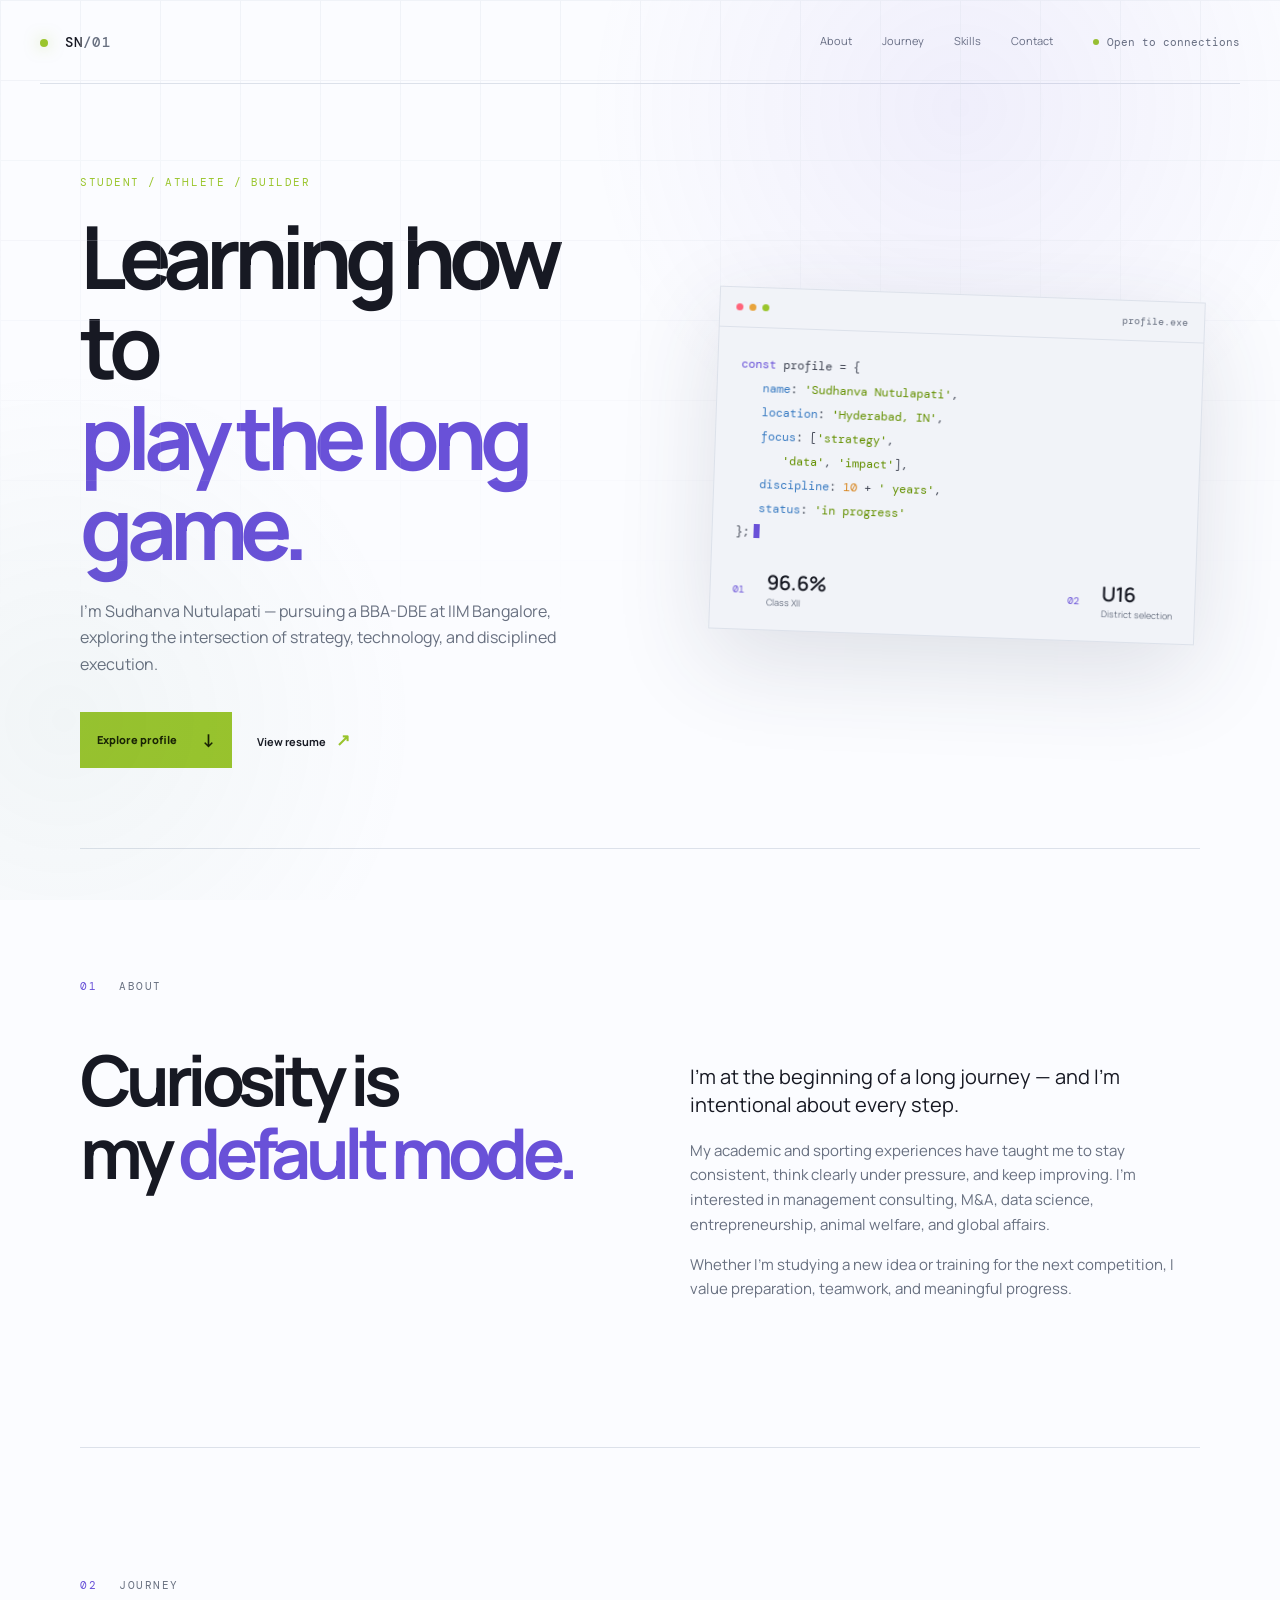
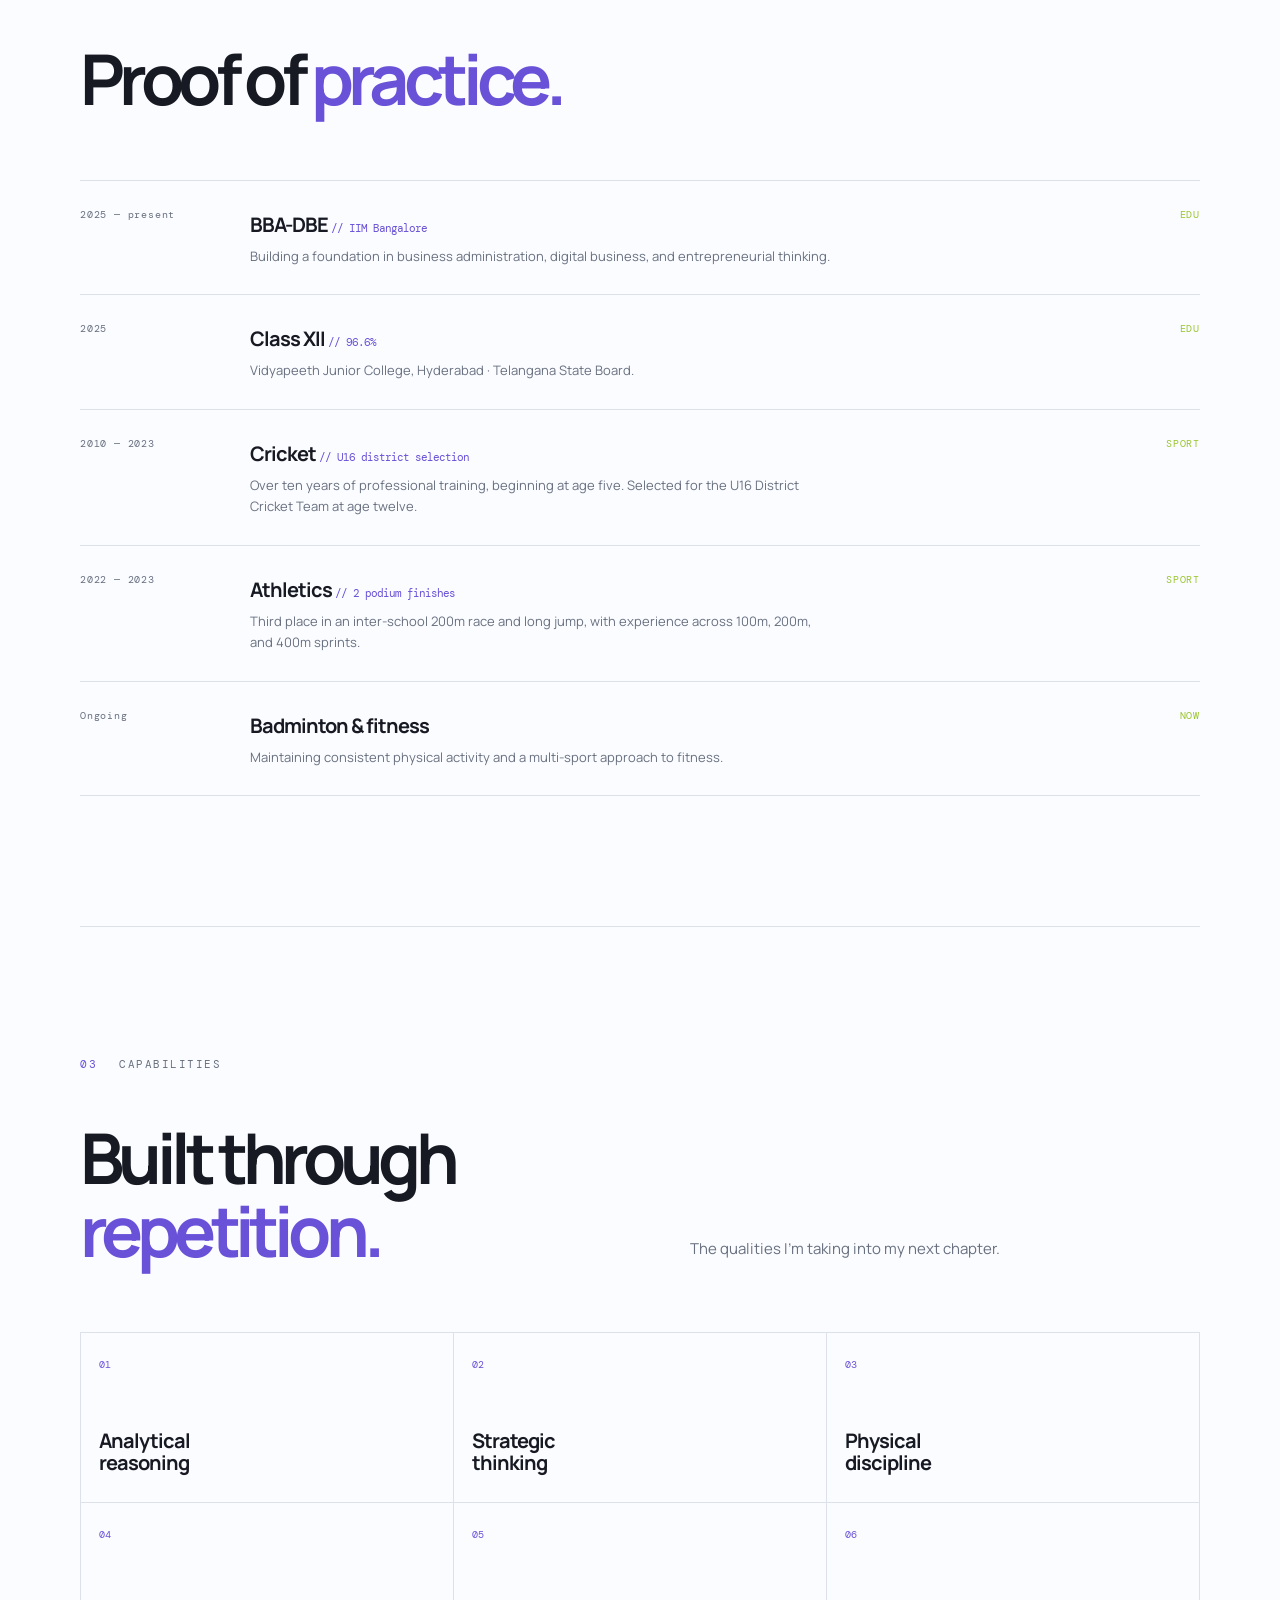
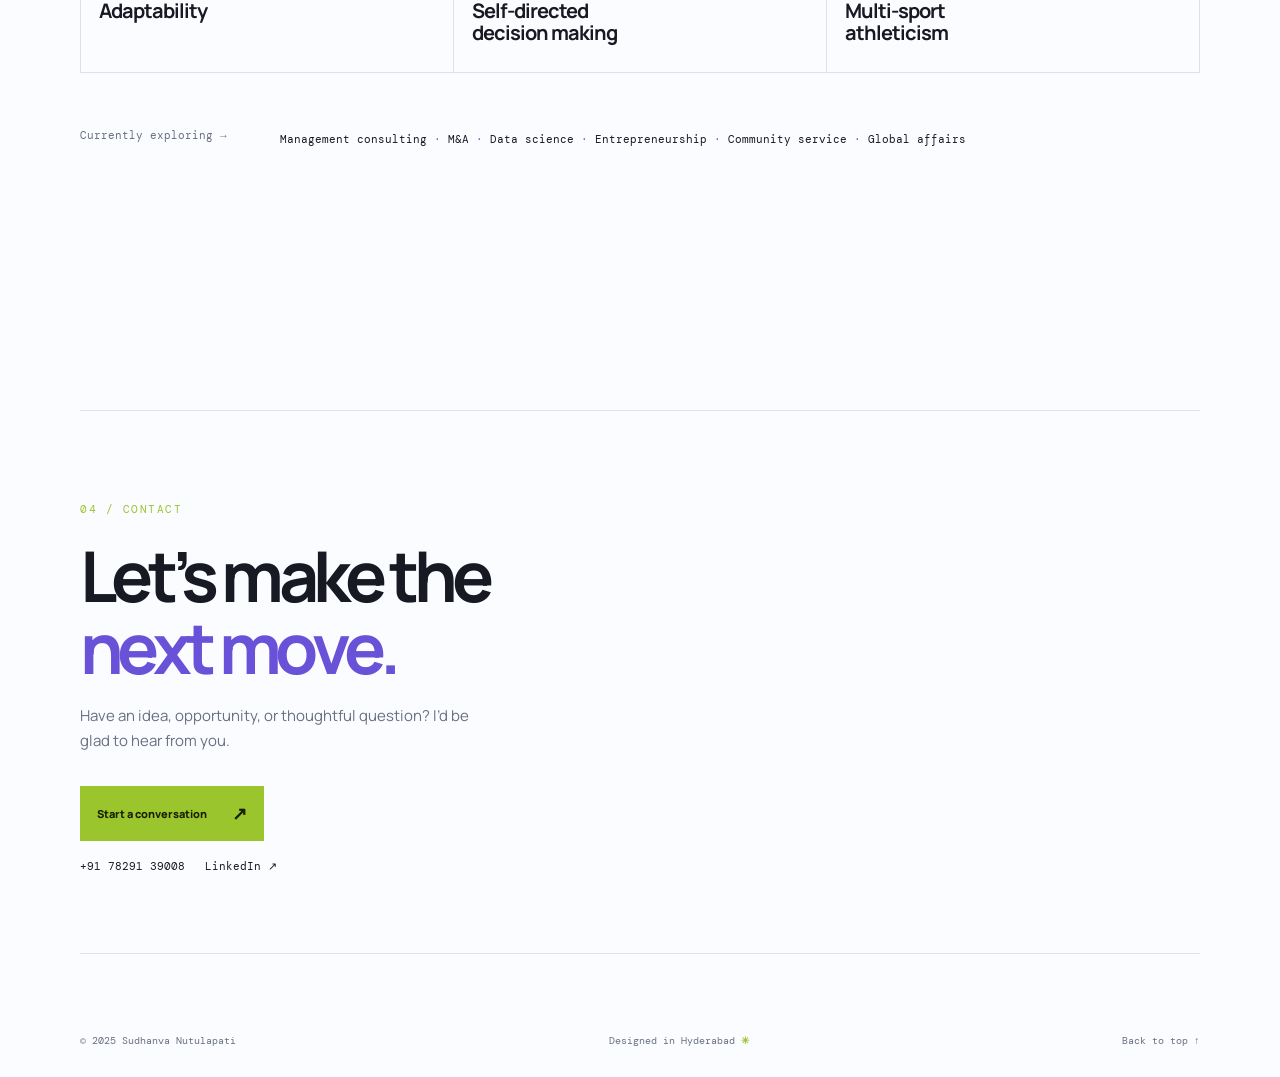
<file: index.html>
<!doctype html>
<html lang="en">
<head>
  <meta charset="utf-8">
  <meta name="viewport" content="width=device-width, initial-scale=1">
  <meta name="description" content="Sudhanva Nutulapati — student, athlete, and future business leader.">
  <title>Sudhanva Nutulapati // Portfolio</title>
  <link rel="preconnect" href="https://fonts.googleapis.com">
  <link rel="preconnect" href="https://fonts.gstatic.com" crossorigin>
  <link href="https://fonts.googleapis.com/css2?family=DM+Mono:wght@400;500&family=Manrope:wght@400;500;600;700;800&display=swap" rel="stylesheet">
  <link rel="stylesheet" href="styles.css">
</head>
<body>
  <div class="grid-bg"></div>
  <header class="topbar">
    <a class="logo" href="#home"><span class="logo-dot"></span> SN<span class="muted">/01</span></a>
    <nav aria-label="Primary navigation">
      <a href="#about">About</a><a href="#timeline">Journey</a><a href="#skills">Skills</a><a href="#contact">Contact</a>
    </nav>
    <a class="availability" href="#contact"><span></span> Open to connections</a>
  </header>

  <main>
    <section class="hero wrap" id="home">
      <div class="hero-copy">
        <p class="kicker">Student / Athlete / Builder</p>
        <h1>Learning how to<br><span>play the long game.</span></h1>
        <p class="hero-text">I’m Sudhanva Nutulapati — pursuing a BBA-DBE at IIM Bangalore, exploring the intersection of strategy, technology, and disciplined execution.</p>
        <div class="hero-links"><a class="button" href="#about">Explore profile <b>↓</b></a><a class="underlink" href="resume.html">View resume <b>↗</b></a></div>
      </div>
      <div class="hero-terminal">
        <div class="terminal-bar"><i></i><i></i><i></i><span>profile.exe</span></div>
        <div class="terminal-body">
          <p><span class="purple">const</span> profile = {</p>
          <p class="indent"><span class="blue">name</span>: <span class="green">'Sudhanva Nutulapati'</span>,</p>
          <p class="indent"><span class="blue">location</span>: <span class="green">'Hyderabad, IN'</span>,</p>
          <p class="indent"><span class="blue">focus</span>: [<span class="green">'strategy'</span>,</p>
          <p class="indent deep"><span class="green">'data'</span>, <span class="green">'impact'</span>],</p>
          <p class="indent"><span class="blue">discipline</span>: <span class="orange">10</span> + <span class="green">' years'</span>,</p>
          <p class="indent"><span class="blue">status</span>: <span class="green">'in progress'</span></p>
          <p>};<span class="cursor"></span></p>
        </div>
        <div class="terminal-stat"><span>01</span><strong>96.6%</strong><small>Class XII</small></div>
        <div class="terminal-stat second"><span>02</span><strong>U16</strong><small>District selection</small></div>
      </div>
    </section>

    <section class="section wrap" id="about">
      <div class="section-id">01 <span>About</span></div>
      <div class="split">
        <h2>Curiosity is<br>my <span>default mode.</span></h2>
        <div class="copy"><p class="large">I’m at the beginning of a long journey — and I’m intentional about every step.</p><p>My academic and sporting experiences have taught me to stay consistent, think clearly under pressure, and keep improving. I’m interested in management consulting, M&A, data science, entrepreneurship, animal welfare, and global affairs.</p><p>Whether I’m studying a new idea or training for the next competition, I value preparation, teamwork, and meaningful progress.</p></div>
      </div>
    </section>

    <section class="section timeline-section wrap" id="timeline">
      <div class="section-id">02 <span>Journey</span></div>
      <h2>Proof of <span>practice.</span></h2>
      <div class="timeline">
        <article><time>2025 — present</time><div><h3>BBA-DBE <em>// IIM Bangalore</em></h3><p>Building a foundation in business administration, digital business, and entrepreneurial thinking.</p></div><b>EDU</b></article>
        <article><time>2025</time><div><h3>Class XII <em>// 96.6%</em></h3><p>Vidyapeeth Junior College, Hyderabad · Telangana State Board.</p></div><b>EDU</b></article>
        <article><time>2010 — 2023</time><div><h3>Cricket <em>// U16 district selection</em></h3><p>Over ten years of professional training, beginning at age five. Selected for the U16 District Cricket Team at age twelve.</p></div><b>SPORT</b></article>
        <article><time>2022 — 2023</time><div><h3>Athletics <em>// 2 podium finishes</em></h3><p>Third place in an inter-school 200m race and long jump, with experience across 100m, 200m, and 400m sprints.</p></div><b>SPORT</b></article>
        <article><time>Ongoing</time><div><h3>Badminton & fitness</h3><p>Maintaining consistent physical activity and a multi-sport approach to fitness.</p></div><b>NOW</b></article>
      </div>
    </section>

    <section class="section skills-section wrap" id="skills">
      <div class="section-id">03 <span>Capabilities</span></div>
      <div class="split heading-split"><h2>Built through<br><span>repetition.</span></h2><p class="copy">The qualities I’m taking into my next chapter.</p></div>
      <div class="skill-grid"><div><span>01</span><h3>Analytical<br>reasoning</h3></div><div><span>02</span><h3>Strategic<br>thinking</h3></div><div><span>03</span><h3>Physical<br>discipline</h3></div><div><span>04</span><h3>Adaptability</h3></div><div><span>05</span><h3>Self-directed<br>decision making</h3></div><div><span>06</span><h3>Multi-sport<br>athleticism</h3></div></div>
      <div class="interest-row"><span>Currently exploring →</span><div>Management consulting <i>·</i> M&A <i>·</i> Data science <i>·</i> Entrepreneurship <i>·</i> Community service <i>·</i> Global affairs</div></div>
    </section>

    <section class="contact wrap" id="contact">
      <p class="kicker">04 / Contact</p><h2>Let’s make the<br><span>next move.</span></h2><p>Have an idea, opportunity, or thoughtful question? I’d be glad to hear from you.</p><a class="contact-button" href="mailto:sudhanva.amv@gmail.com">Start a conversation <b>↗</b></a><div class="contact-links"><a href="tel:+917829139008">+91 78291 39008</a><a href="https://www.linkedin.com/in/sudhanva-nutulapati-952684426/" target="_blank" rel="noreferrer">LinkedIn ↗</a></div>
    </section>
  </main>
  <footer class="wrap"><span>© 2025 Sudhanva Nutulapati</span><span>Designed in Hyderabad <b>✳</b></span><a href="#home">Back to top ↑</a></footer>
  <script src="script.js"></script>
</body>
</html>
</file>
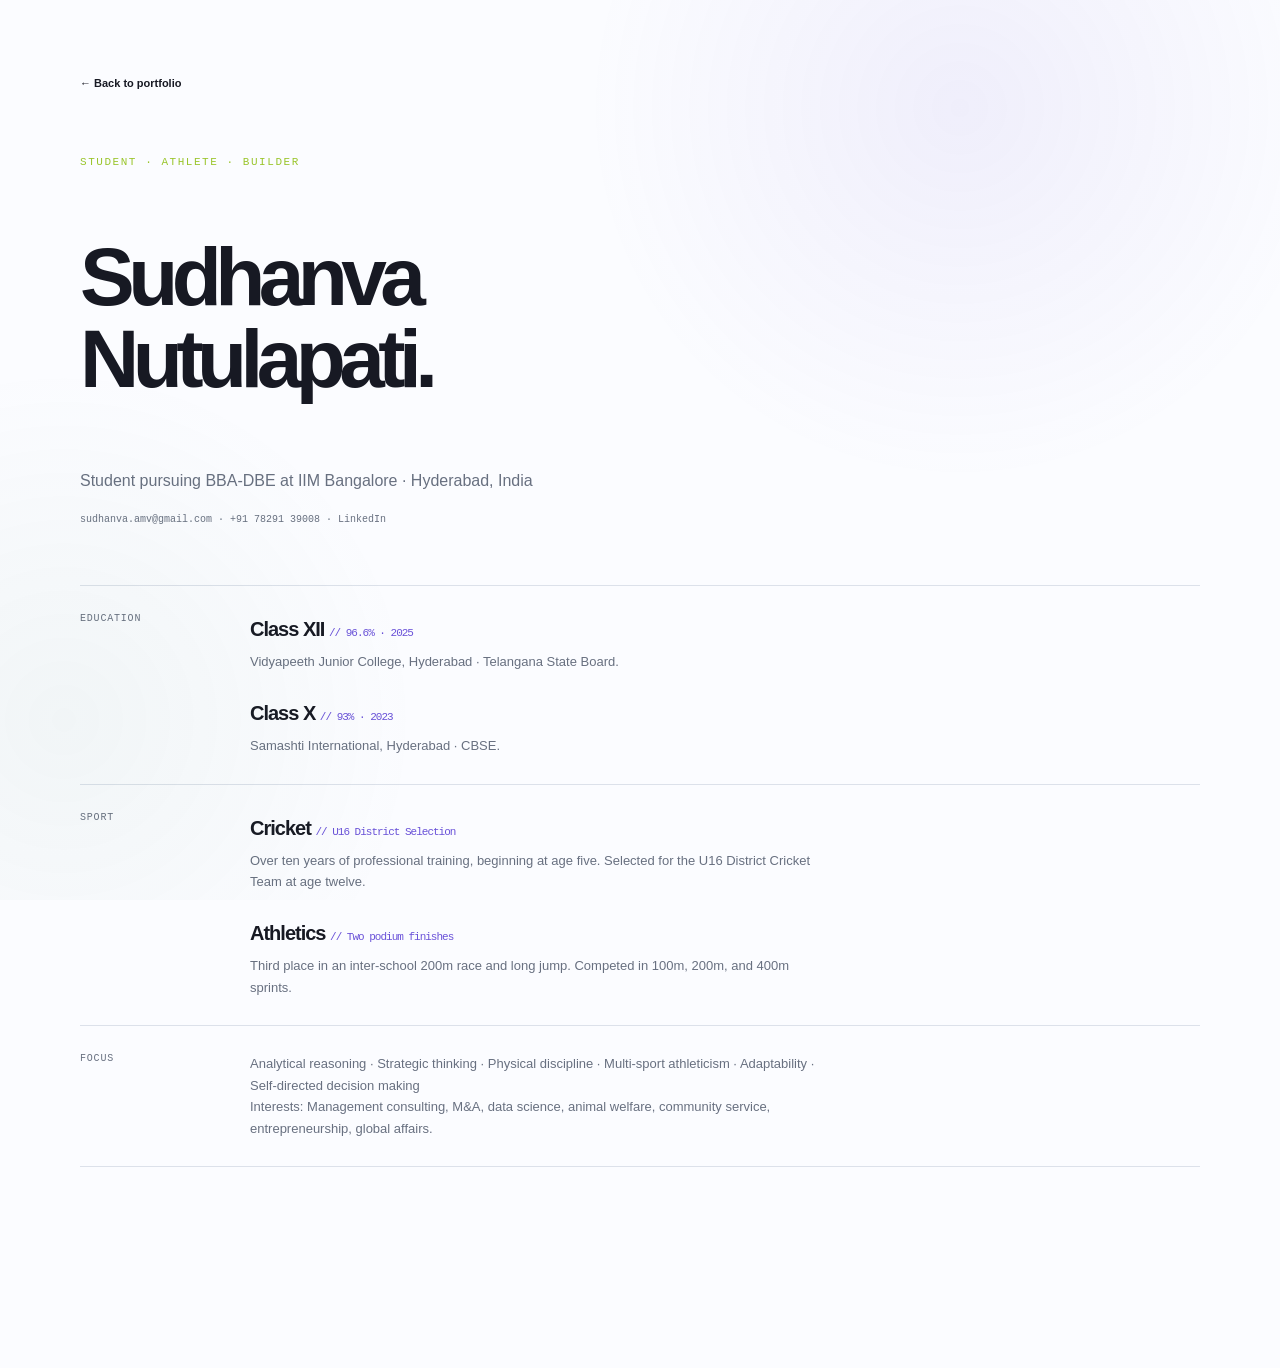
<file: resume.html>
<!doctype html>
<html lang="en"><head><meta charset="utf-8"><meta name="viewport" content="width=device-width,initial-scale=1"><title>Resume — Sudhanva Nutulapati</title><link rel="stylesheet" href="styles.css"></head><body><main class="wrap" style="padding:70px 0"><a class="underlink" href="index.html">← Back to portfolio</a><section class="section" style="border:0;padding-top:50px"><p class="kicker">Student · Athlete · Builder</p><h1 style="font-size:clamp(45px,7vw,82px);line-height:1;letter-spacing:-.08em">Sudhanva<br><span>Nutulapati.</span></h1><p class="hero-text">Student pursuing BBA-DBE at IIM Bangalore · Hyderabad, India</p><p class="resume-contact"><a href="mailto:sudhanva.amv@gmail.com">sudhanva.amv@gmail.com</a> · <a href="tel:+917829139008">+91 78291 39008</a> · <a href="https://www.linkedin.com/in/sudhanva-nutulapati-952684426/" target="_blank" rel="noreferrer">LinkedIn</a></p><div class="timeline" style="margin-top:60px"><article><time>EDUCATION</time><div><h3>Class XII <em>// 96.6% · 2025</em></h3><p>Vidyapeeth Junior College, Hyderabad · Telangana State Board.</p><br><h3>Class X <em>// 93% · 2023</em></h3><p>Samashti International, Hyderabad · CBSE.</p></div></article><article><time>SPORT</time><div><h3>Cricket <em>// U16 District Selection</em></h3><p>Over ten years of professional training, beginning at age five. Selected for the U16 District Cricket Team at age twelve.</p><br><h3>Athletics <em>// Two podium finishes</em></h3><p>Third place in an inter-school 200m race and long jump. Competed in 100m, 200m, and 400m sprints.</p></div></article><article><time>FOCUS</time><div><p>Analytical reasoning · Strategic thinking · Physical discipline · Multi-sport athleticism · Adaptability · Self-directed decision making</p><p>Interests: Management consulting, M&A, data science, animal welfare, community service, entrepreneurship, global affairs.</p></div></article></div></section></main></body></html>
</file>
<file: styles.css>
:root {
  --bg: #fbfcff; --panel: #f1f3f8; --panel2: #e8ebf3; --text: #171923;
  --muted: #687080; --line: #dce1ea; --purple: #6951d8; --green: #9ac52c;
  --blue: #397bc2; --orange: #d8861f; --mono: "DM Mono", monospace; --sans: "Manrope", sans-serif;
}
* { box-sizing: border-box; }
html { scroll-behavior: smooth; }
body { margin: 0; background: var(--bg); color: var(--text); font: 15px/1.65 var(--sans); }
body:before { content: ""; position: fixed; inset: 0; pointer-events: none; background: radial-gradient(circle at 75% 12%, rgba(105,79,207,.08), transparent 30%), radial-gradient(circle at 5% 80%, rgba(85,139,112,.06), transparent 25%); }
a { color: inherit; text-decoration: none; }
.grid-bg { position: fixed; inset: 0; opacity: .35; pointer-events: none; background-image: linear-gradient(var(--line) 1px, transparent 1px), linear-gradient(90deg, var(--line) 1px, transparent 1px); background-size: 80px 80px; mask-image: linear-gradient(to bottom, black, transparent 70%); }
.wrap { width: min(1120px, calc(100% - 72px)); margin: auto; }
.topbar { width: min(1200px, calc(100% - 72px)); height: 84px; margin: auto; display: flex; align-items: center; gap: 40px; border-bottom: 1px solid var(--line); font-size: 11px; }
.logo { font: 500 14px var(--mono); letter-spacing: .08em; }
.logo-dot { display: inline-block; width: 8px; height: 8px; margin-right: 8px; background: var(--green); border-radius: 50%; box-shadow: 0 0 15px rgba(154,197,44,.5); }
.muted, nav, .availability, .copy, .hero-text, .timeline p, footer { color: var(--muted); }
nav { display: flex; gap: 30px; margin-left: auto; } nav a:hover, .underlink:hover { color: var(--purple); }
.availability { display: flex; align-items: center; gap: 8px; font: 11px var(--mono); }.availability span { width: 6px; height: 6px; border-radius: 50%; background: var(--green); }
.hero { min-height: 680px; display: grid; grid-template-columns: 1fr .9fr; gap: 95px; align-items: center; padding: 80px 0; }
.kicker, .section-id { color: var(--green); font: 11px var(--mono); letter-spacing: .14em; text-transform: uppercase; }
.hero h1 { max-width: 680px; margin: 22px 0 25px; font-size: clamp(48px, 7vw, 87px); line-height: 1.04; letter-spacing: -.08em; }.hero h1 span, h2 span { color: var(--purple); }
.hero-text { max-width: 490px; font-size: 16px; }.hero-links { display: flex; align-items: center; gap: 25px; margin-top: 35px; }
.button, .contact-button { display: inline-flex; align-items: center; gap: 25px; padding: 13px 17px; background: var(--green); color: #172000; font-weight: 800; font-size: 11px; }.button:hover, .contact-button:hover { background: #b7df50; transform: translateY(-2px); }.button b, .contact-button b { font-size: 18px; }
.underlink { font-size: 11px; font-weight: 700; }.underlink b { color: var(--green); font-size: 17px; margin-left: 8px; }
.hero-terminal { position: relative; background: var(--panel); border: 1px solid var(--line); box-shadow: 0 30px 90px rgba(47,56,82,.14); transform: rotate(2deg); }
.terminal-bar { display: flex; gap: 6px; align-items: center; padding: 13px 16px; border-bottom: 1px solid var(--line); color: var(--muted); font: 10px var(--mono); }.terminal-bar i { width: 7px; height: 7px; border-radius: 50%; background: #ff647a; }.terminal-bar i:nth-child(2) { background: #e8a43c; }.terminal-bar i:nth-child(3) { background: var(--green); }.terminal-bar span { margin-left: auto; }
.terminal-body { padding: 24px 23px 85px; color: #414654; font: 12px/2 var(--mono); }.terminal-body p { margin: 0; }.indent { padding-left: 22px; }.deep { padding-left: 44px; }.purple { color: var(--purple); }.blue { color: var(--blue); }.green { color: #649000; }.orange { color: var(--orange); }
.cursor { display: inline-block; width: 6px; height: 14px; margin-left: 4px; vertical-align: -2px; background: var(--purple); animation: blink 1s infinite; }@keyframes blink { 50% { opacity: 0; } }
.terminal-stat { position: absolute; bottom: 19px; left: 22px; display: grid; grid-template-columns: 25px auto; column-gap: 9px; align-items: center; }.terminal-stat span { grid-row: span 2; color: var(--purple); font: 10px var(--mono); }.terminal-stat strong { font: 600 20px var(--sans); }.terminal-stat small { color: var(--muted); font-size: 9px; }.terminal-stat.second { left: auto; right: 22px; }
.section { padding: 130px 0; border-top: 1px solid var(--line); }.section-id { display: flex; gap: 22px; margin-bottom: 50px; color: var(--purple); }.section-id span { color: var(--muted); }.split { display: grid; grid-template-columns: 1fr 1fr; gap: 100px; }
.section h2, .contact h2 { margin: 0; font-size: clamp(40px, 5.5vw, 70px); line-height: 1.04; letter-spacing: -.08em; }.copy { max-width: 500px; }.copy .large { color: var(--text); font-size: 20px; line-height: 1.4; }
.timeline-section h2 { margin-bottom: 65px; }.timeline { border-top: 1px solid var(--line); }.timeline article { display: grid; grid-template-columns: 145px 1fr 65px; gap: 25px; padding: 27px 0; border-bottom: 1px solid var(--line); }
time, .timeline article > b { color: var(--muted); font: 10px var(--mono); letter-spacing: .08em; }.timeline article > b { justify-self: end; color: var(--green); }.timeline h3 { margin: 0 0 5px; font-size: 20px; letter-spacing: -.05em; }.timeline h3 em { font: 11px var(--mono); color: var(--purple); font-style: normal; }.timeline p { max-width: 580px; margin: 0; font-size: 13px; }
.heading-split { margin-bottom: 65px; }.heading-split > .copy { align-self: end; margin-bottom: 5px; }.skill-grid { display: grid; grid-template-columns: repeat(3, 1fr); border-top: 1px solid var(--line); border-left: 1px solid var(--line); }.skill-grid > div { min-height: 170px; padding: 18px; border-right: 1px solid var(--line); border-bottom: 1px solid var(--line); transition: .25s; }.skill-grid > div:hover { background: var(--panel2); border-color: var(--purple); }.skill-grid span { color: var(--purple); font: 10px var(--mono); }.skill-grid h3 { margin: 55px 0 0; font-size: 20px; line-height: 1.1; letter-spacing: -.05em; }
.interest-row { display: grid; grid-template-columns: 180px 1fr; gap: 20px; margin-top: 55px; color: var(--muted); font: 11px var(--mono); }.interest-row div { color: var(--text); line-height: 2; }.interest-row i { color: var(--purple); font-style: normal; }
.contact { margin-top: 130px; margin-bottom: 80px; padding: 80px 0; border-top: 1px solid var(--line); border-bottom: 1px solid var(--line); }.contact h2 { margin: 23px 0 20px; }.contact > p:not(.kicker) { max-width: 390px; color: var(--muted); }.contact-button { margin-top: 17px; }.contact-links { display: flex; flex-wrap: wrap; gap: 20px; margin-top: 18px; font: 11px var(--mono); }.contact-links a:hover, .resume-contact a:hover { color: var(--purple); }.contact small, .resume-contact { display: block; margin-top: 20px; color: var(--muted); font: 10px var(--mono); }
footer { display: flex; justify-content: space-between; padding: 0 0 30px; font: 10px var(--mono); }footer b { color: var(--green); }footer a:hover { color: var(--text); }
@media (max-width: 760px) { .wrap, .topbar { width: calc(100% - 38px); }.topbar { height: 70px; }.topbar nav { display: none; }.availability { margin-left: auto; font-size: 9px; }.hero { display: flex; flex-direction: column; align-items: stretch; gap: 55px; padding: 70px 0 100px; }.hero h1 { font-size: clamp(46px, 14vw, 72px); }.hero-terminal { transform: none; width: calc(100% - 8px); align-self: center; }.section { padding: 90px 0; }.split { grid-template-columns: 1fr; gap: 30px; }.timeline article { grid-template-columns: 1fr 55px; gap: 8px; }.timeline article time { grid-column: 1/-1; margin-bottom: 7px; }.timeline article > b { grid-column: 2; grid-row: 2; align-self: start; }.timeline h3 { font-size: 17px; }.skill-grid { grid-template-columns: repeat(2, 1fr); }.skill-grid > div { min-height: 145px; }.skill-grid h3 { margin-top: 40px; font-size: 17px; }.interest-row { grid-template-columns: 1fr; gap: 10px; }.contact { margin-top: 90px; padding: 60px 0; }.contact h2 { font-size: 52px; }footer { flex-wrap: wrap; gap: 15px; }footer a { width: 100%; order: -1; } }
@media (prefers-reduced-motion: reduce) { * { scroll-behavior: auto !important; animation: none !important; transition: none !important; } }
</file>
